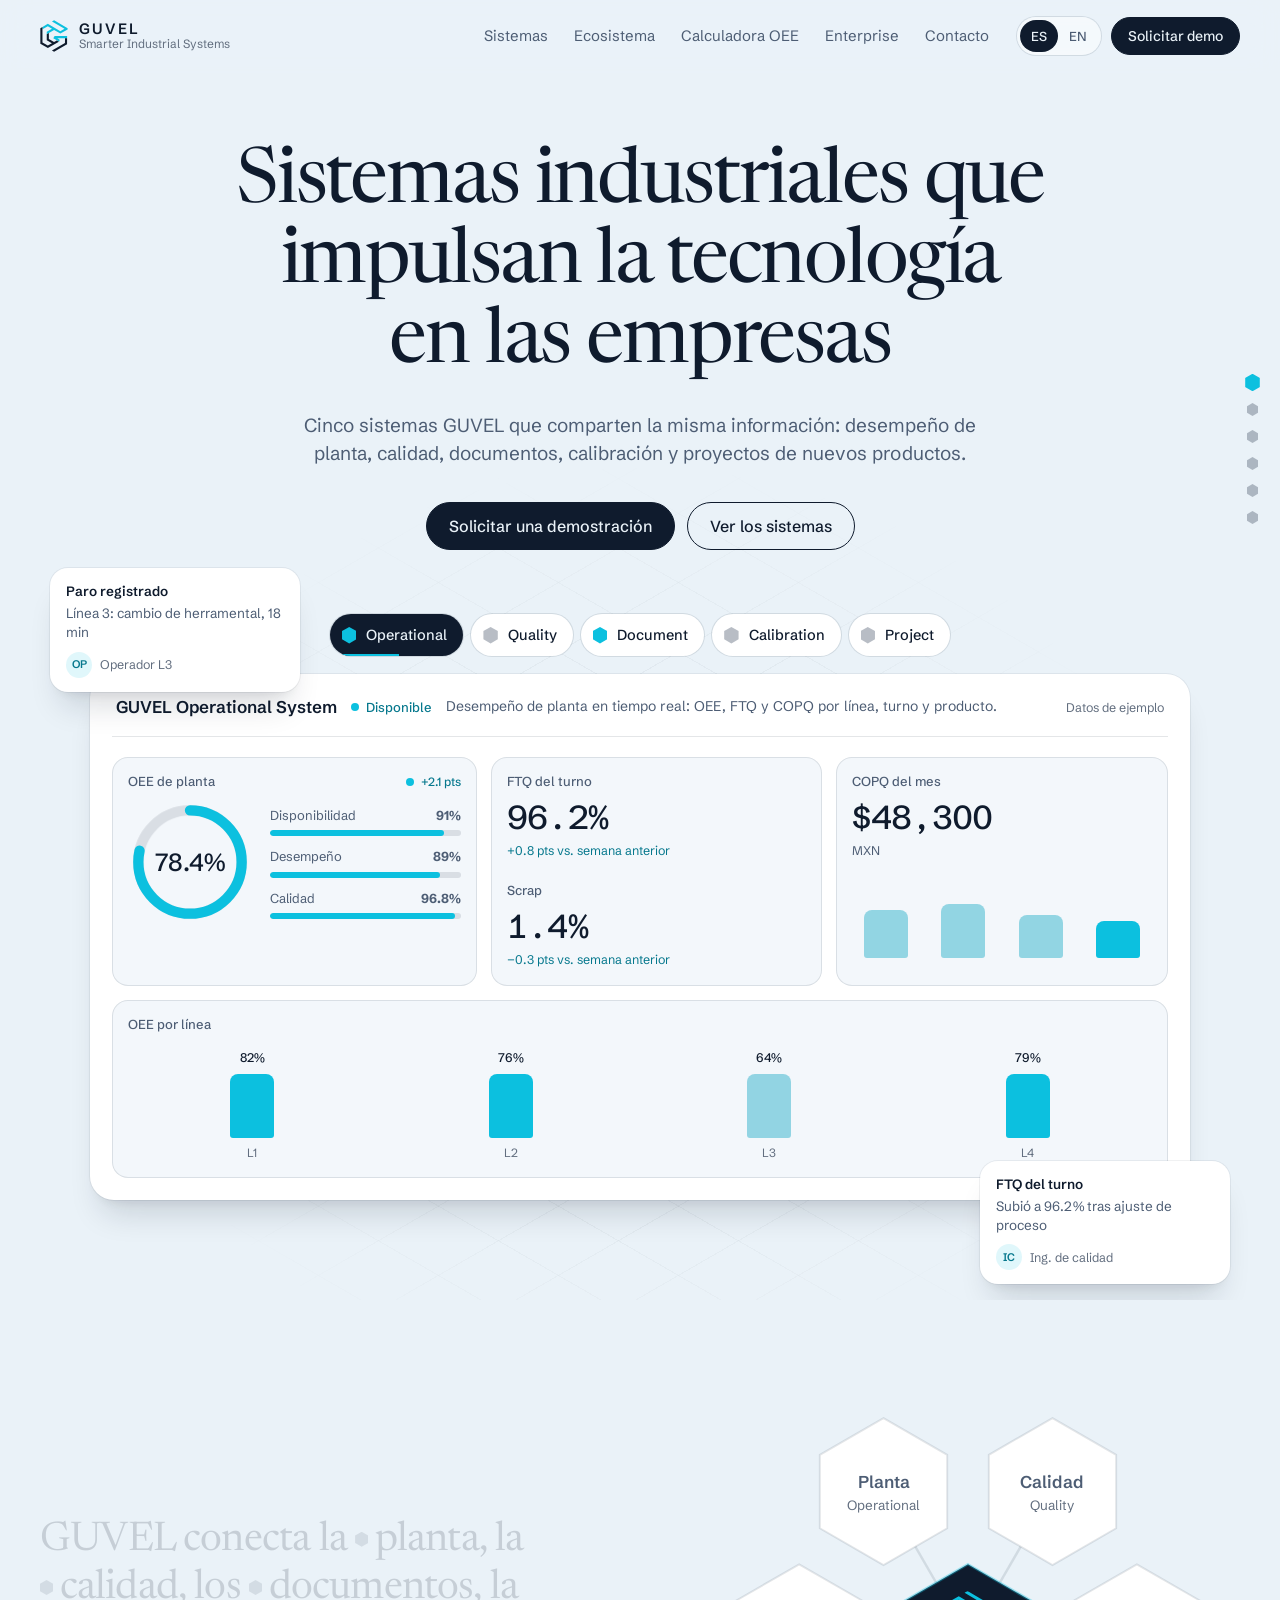
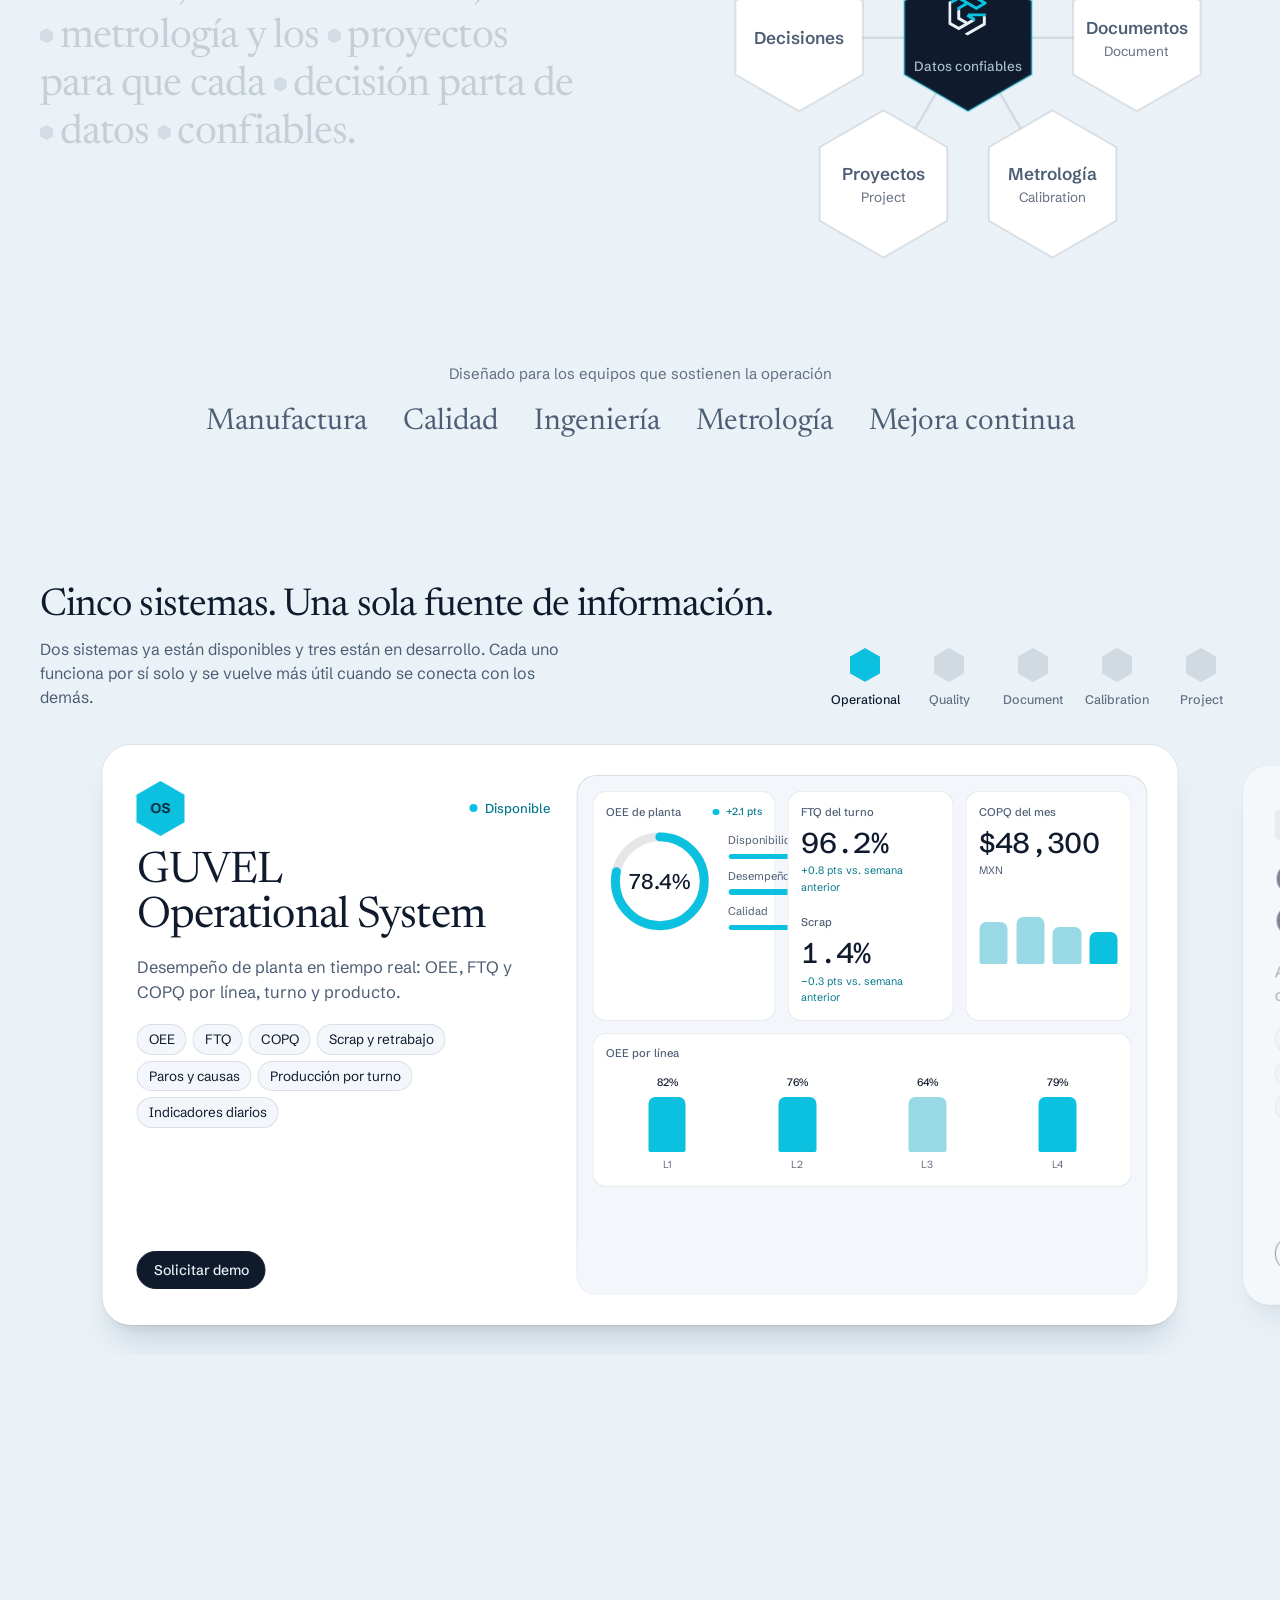
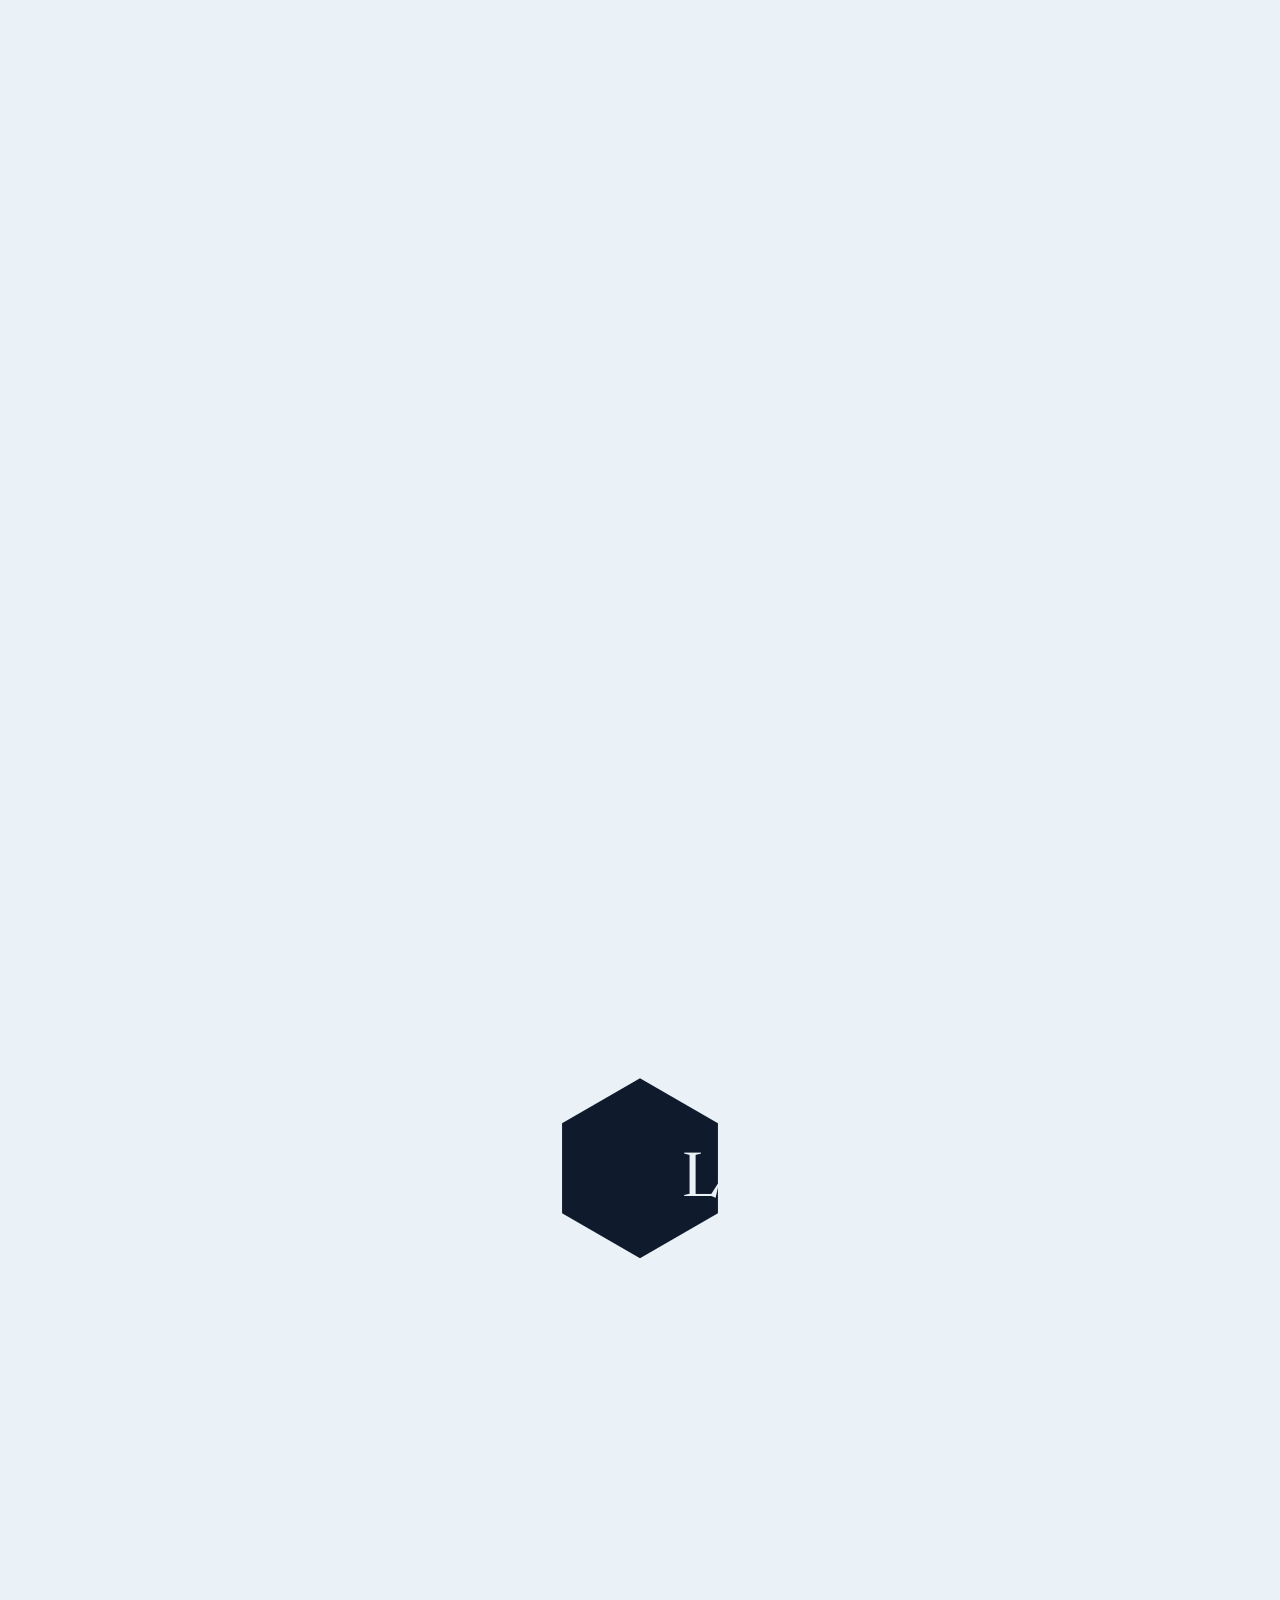
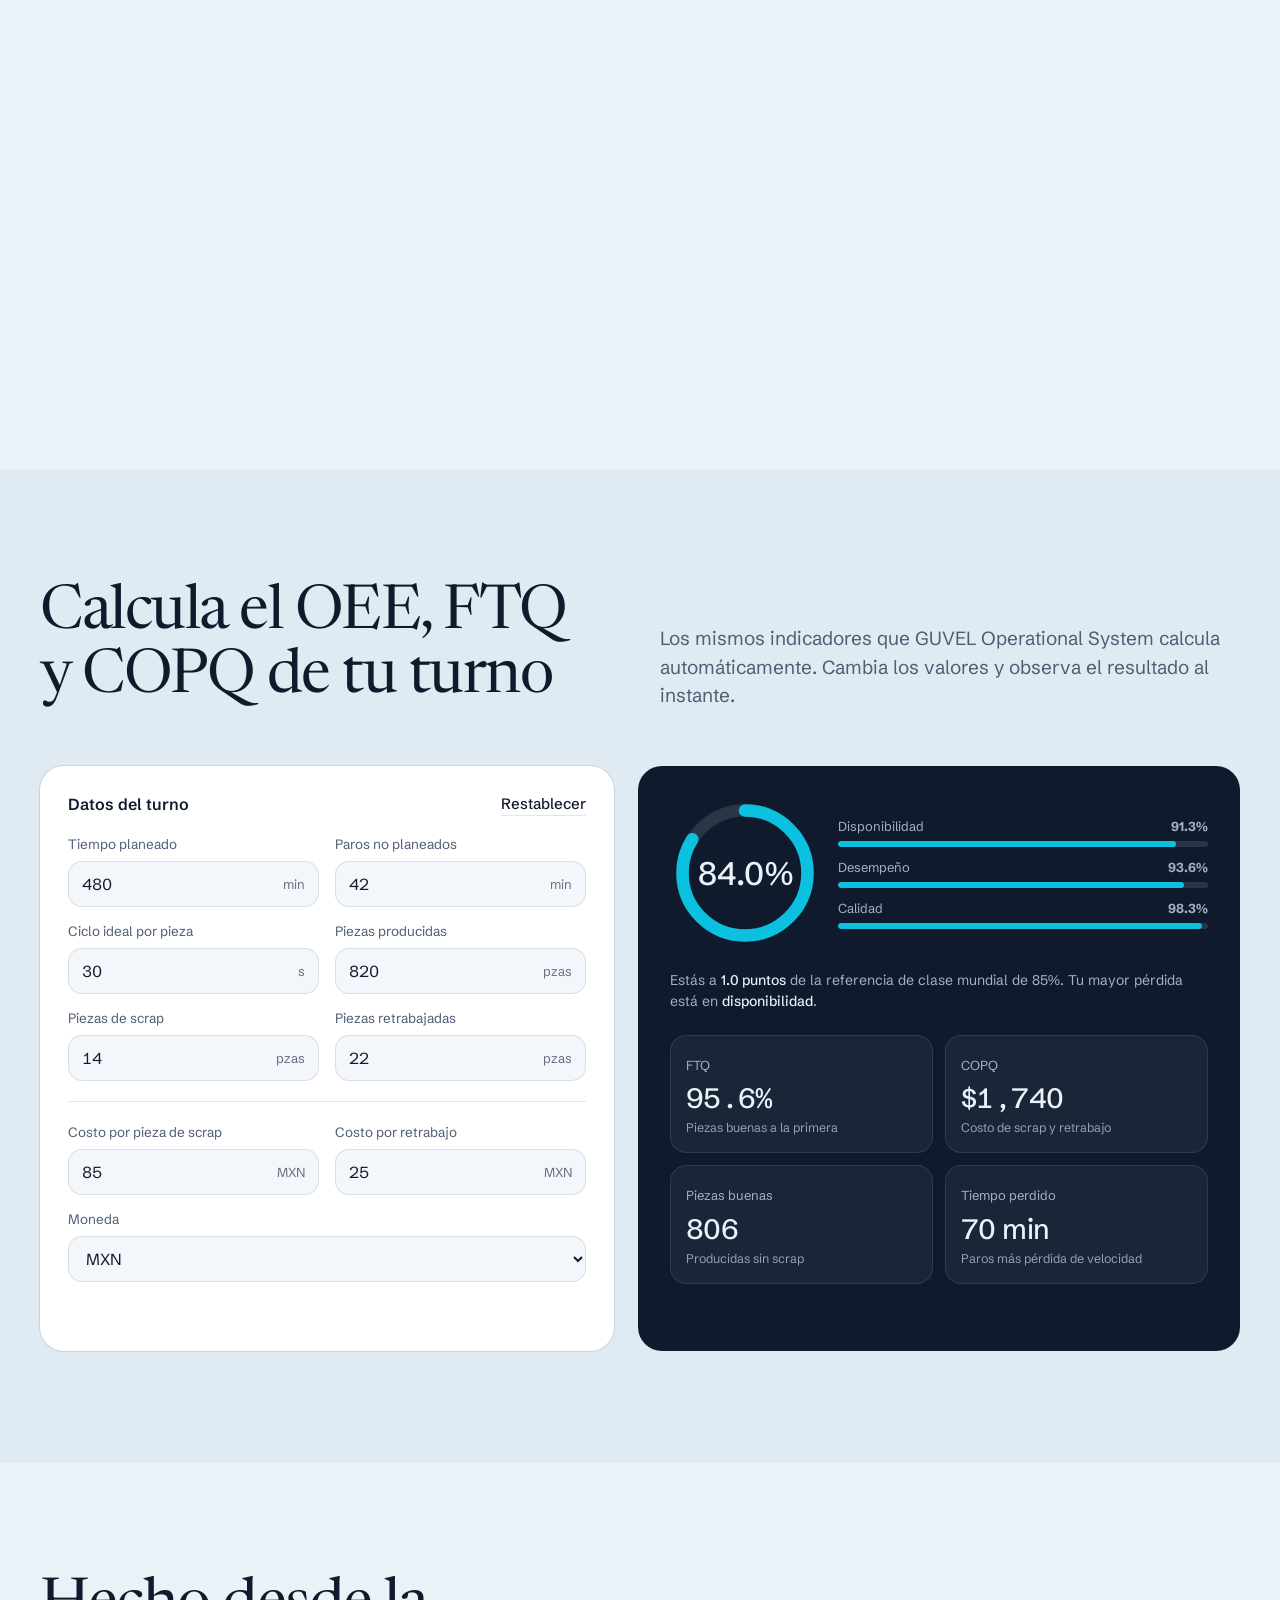
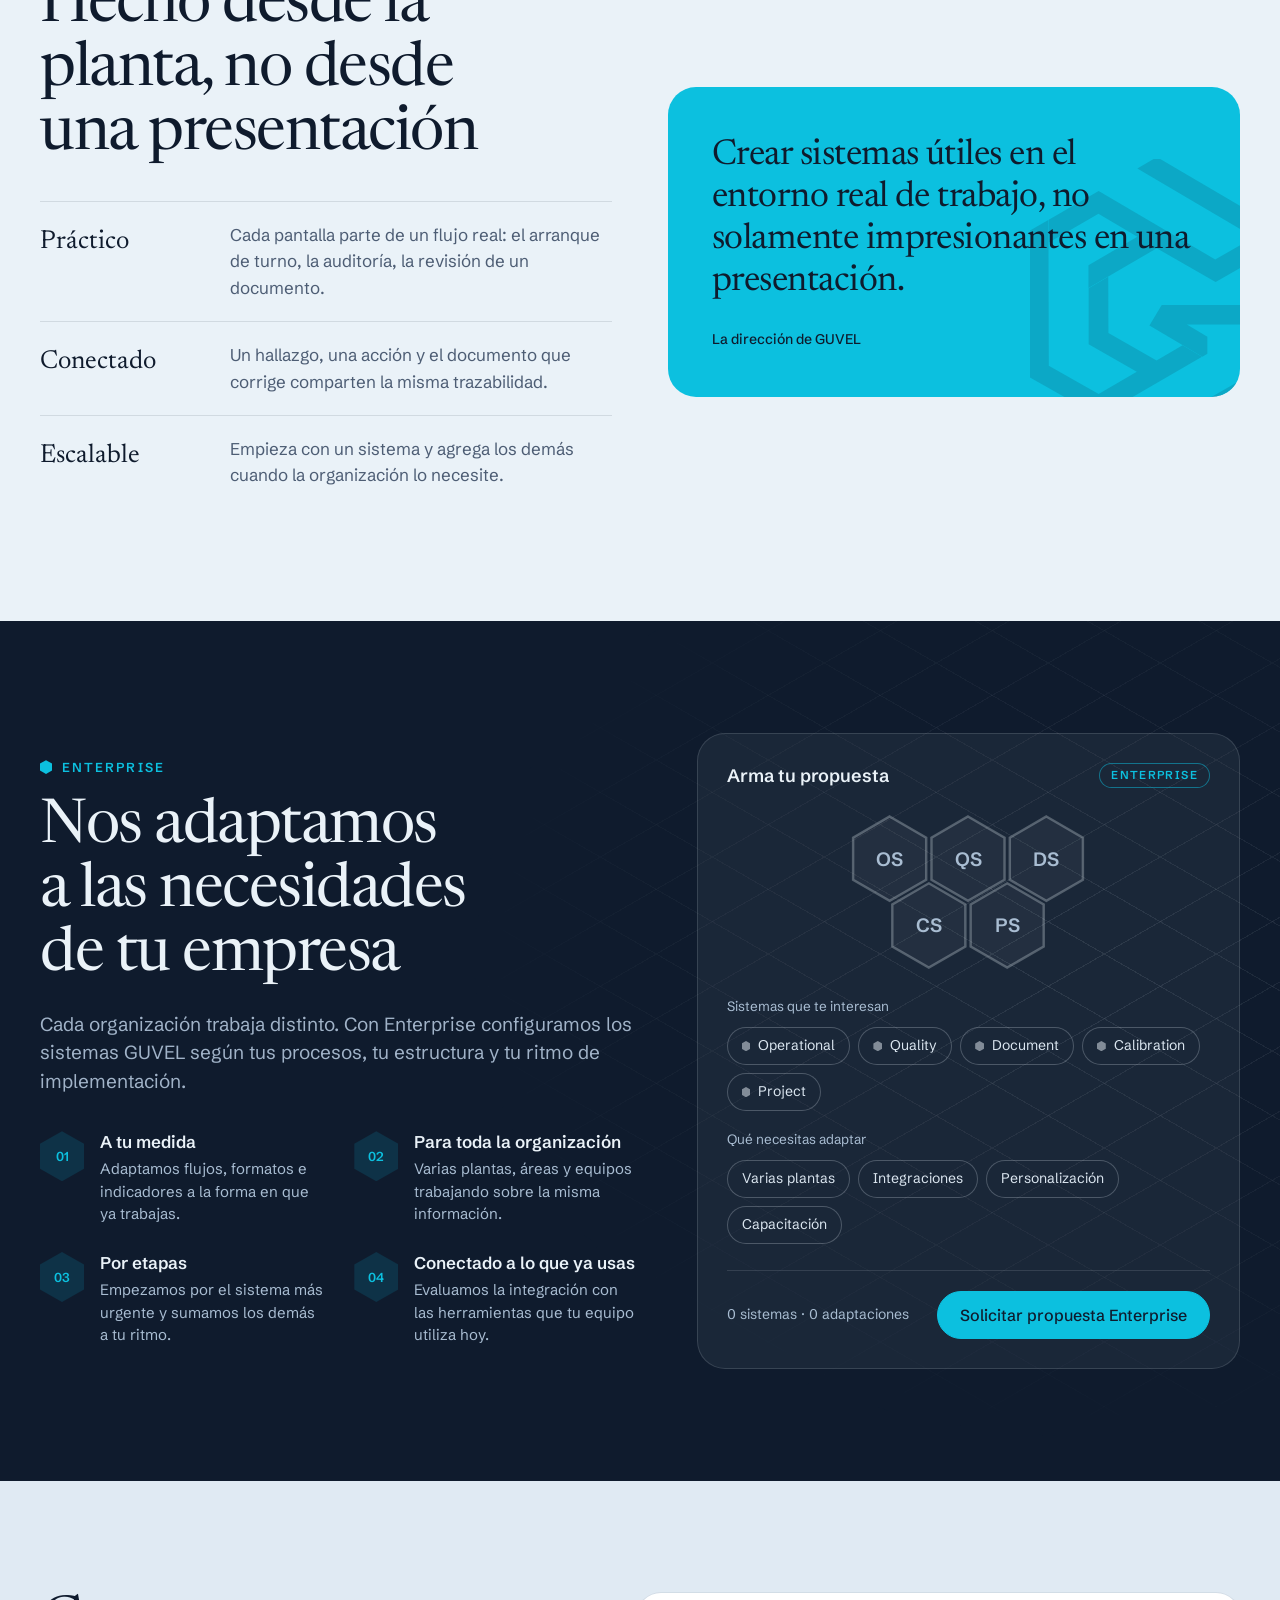
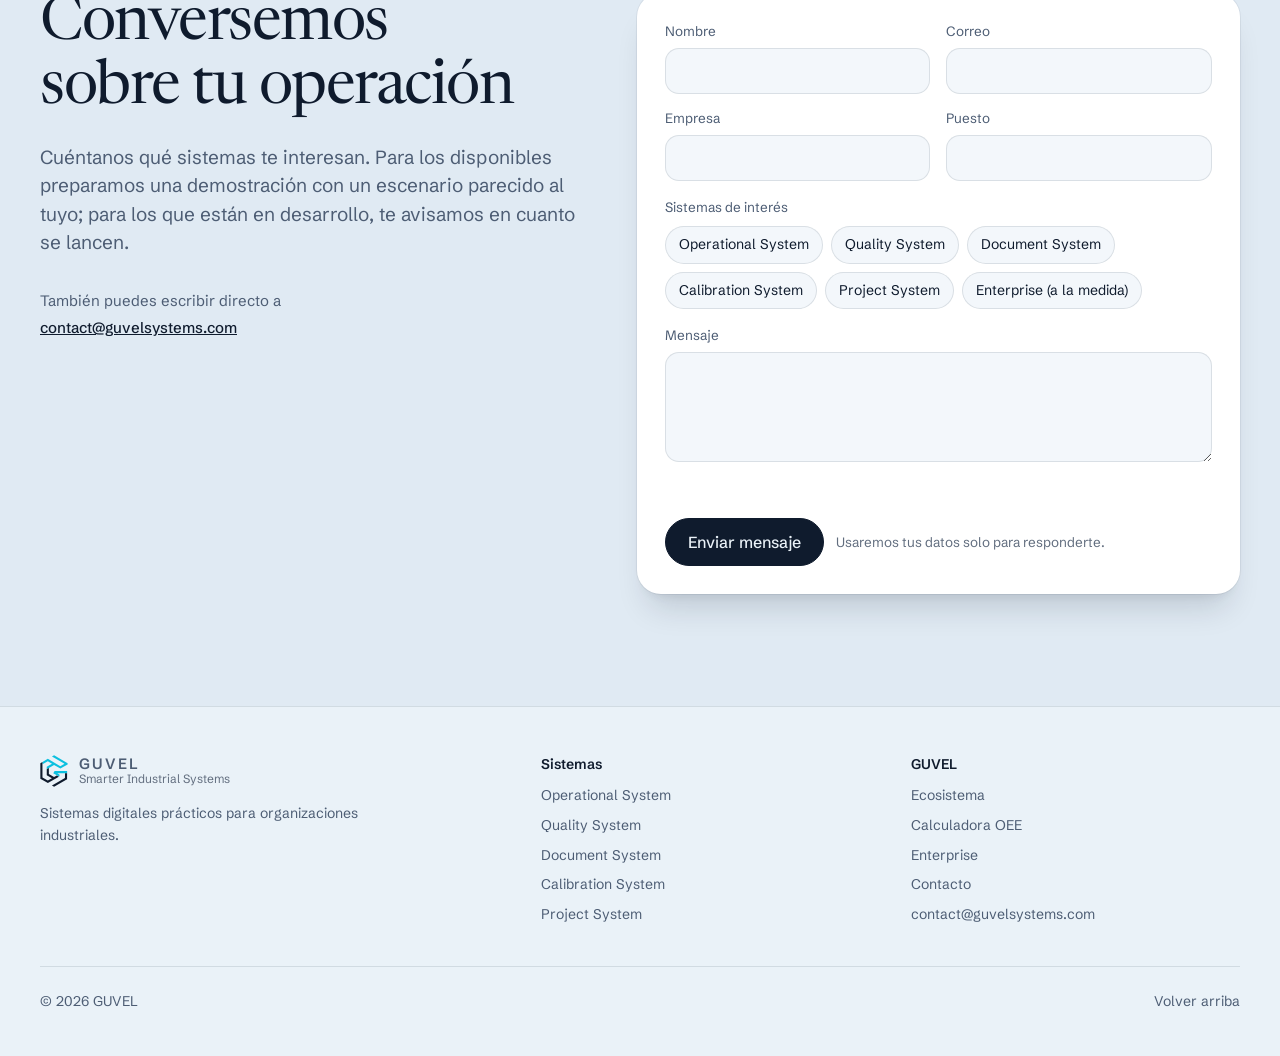
<file: index.html>
<!DOCTYPE html>
<html lang="es">
<head>
<meta charset="utf-8">
<meta name="viewport" content="width=device-width, initial-scale=1, viewport-fit=cover">
<title>GUVEL | Smarter Industrial Systems</title>
<meta name="description" content="GUVEL: cinco sistemas conectados para la industria. Operación, calidad, documentos, calibración y proyectos.">
<link rel="icon" href="assets/guvel-mark.svg" type="image/svg+xml">
<link rel="icon" href="assets/favicon-32.png" sizes="32x32" type="image/png">
<link rel="apple-touch-icon" href="assets/apple-touch-icon.png">
<meta name="theme-color" content="#0f1b2d">
<meta property="og:type" content="website">
<meta property="og:title" content="GUVEL | Smarter Industrial Systems">
<meta property="og:description" content="Cinco sistemas conectados para la industria: operación, calidad, documentos, calibración y proyectos.">
<meta property="og:image" content="assets/og-image.png">
<meta name="twitter:card" content="summary_large_image">
<link rel="preconnect" href="https://fonts.googleapis.com">
<link rel="preconnect" href="https://fonts.gstatic.com" crossorigin>
<link href="https://fonts.googleapis.com/css2?family=Newsreader:opsz,wght@6..72,300;6..72,400&family=Schibsted+Grotesk:wght@400;500;600&display=swap" rel="stylesheet">
<link rel="stylesheet" href="css/styles.css?v=5.0">
<script>document.documentElement.classList.add('js')</script>
</head>
<body>
<svg width="0" height="0" style="position:absolute" aria-hidden="true"><defs>
<symbol id="g" viewBox="20 20 1356 1556">
<polygon style="fill:var(--m-cy)" points="1336,801 727,801 663,909 939,1071 965,1056 965,967 858,903 1336,903"/>
<polygon style="fill:var(--m-cy)" points="138,357 138,475 397,325 600,445 345,594 345,713 701,505 1008,682 1362,479 1361,417 702,30 600,89 1209,448 1006,564 398,207"/>
<polygon style="fill:var(--m-so)" points="1335,904 1233,904 1231,1141 599,1504 702,1563 1334,1200"/>
<polygon style="fill:var(--m-so)" points="34,417 34,1176 400,1383 937,1072 836,1012 700,1091 449,947 448,654 346,714 346,1006 597,1150 398,1266 138,1118 136,358"/>
</symbol></defs></svg>

<header class="nav" id="nav"><span class="nav-prog" id="navProg"></span>
  <div class="wrap">
    <a class="brand" href="#top" aria-label="GUVEL">
      <svg aria-hidden="true"><use href="#g"/></svg>
      <span><b>GUVEL</b><small>Smarter Industrial Systems</small></span>
    </a>
    <nav class="nav-links" id="navLinks" aria-label="Principal">
      <a href="#sistemas" data-i18n="nav1">Sistemas</a>
      <a href="#ecosistema" data-i18n="nav2">Ecosistema</a>
      <a href="#oee" data-i18n="nav3">Calculadora OEE</a>
      <a href="#enterprise" data-i18n="navEnt">Enterprise</a>
      <a href="#contacto" data-i18n="nav4">Contacto</a>
    </nav>
    <div class="nav-tools">
      <div class="seg" role="group" aria-label="Idioma / Language">
        <button type="button" data-lang="es" aria-pressed="true">ES</button>
        <button type="button" data-lang="en" aria-pressed="false">EN</button>
      </div>
      <a class="pill solid sm" href="#contacto" data-i18n="navCta">Solicitar demo</a>
      <button class="menu-btn" id="menuBtn" type="button" aria-expanded="false" aria-controls="navLinks" aria-label="Menú">☰</button>
    </div>
  </div>
</header>

<nav class="rail" id="rail" aria-label="Secciones">
  <a href="#top" data-sec="top"><i></i><span data-i18n="rl0">Inicio</span></a>
  <a href="#sistemas" data-sec="sistemas"><i></i><span data-i18n="nav1">Sistemas</span></a>
  <a href="#ecosistema" data-sec="ecosistema"><i></i><span data-i18n="nav2">Ecosistema</span></a>
  <a href="#oee" data-sec="oee"><i></i><span data-i18n="nav3">Calculadora OEE</span></a>
  <a href="#enterprise" data-sec="enterprise"><i></i><span data-i18n="navEnt">Enterprise</span></a>
  <a href="#contacto" data-sec="contacto"><i></i><span data-i18n="nav4">Contacto</span></a>
</nav>
<main id="top">
  <section class="hero" id="heroSec">
    <div class="iso"></div>
    <canvas class="hero-fx" id="heroFx" aria-hidden="true"></canvas>
    <div class="wrap">
      <div class="hero-copy" id="heroCopy">
        <h1 data-i18n="heroT">Sistemas industriales que impulsan la tecnología en las empresas</h1>
        <p class="lede" data-i18n="heroP">Cinco sistemas GUVEL que comparten la misma información: desempeño de planta, calidad, documentos, calibración y proyectos de nuevos productos.</p>
        <div class="cta-row">
          <a class="pill solid" href="#contacto" data-i18n="heroA">Solicitar una demostración</a>
          <a class="pill ghost" href="#sistemas" data-i18n="heroB">Ver los sistemas</a>
        </div>
      </div>

      <div class="explorer" id="explorer">
        <div class="dock" role="tablist" aria-label="Sistemas GUVEL" id="dock"></div>
        <div class="float f1" id="f1" aria-hidden="true"></div>
        <div class="float f2" id="f2" aria-hidden="true"></div>
        <div class="window" role="tabpanel" id="win" tabindex="0"></div>
      </div>
    </div>
  </section>

  <section class="statement" id="statement">
    <div class="wrap">
      <div class="conv" id="conv">
        <p class="scrub" id="scrub"></p>
        <div class="conv-viz" id="convViz" aria-hidden="true"></div>
      </div>
      <div class="trust">
        <p data-i18n="trustP">Diseñado para los equipos que sostienen la operación</p>
        <ul><li data-i18n="tr1">Manufactura</li><li data-i18n="tr2">Calidad</li><li data-i18n="tr3">Ingeniería</li><li data-i18n="tr4">Metrología</li><li data-i18n="tr5">Mejora continua</li></ul>
      </div>
    </div>
  </section>

  <section class="systems" id="sistemas">
    <div class="sys-pin">
      <div class="wrap sys-head">
        <div>
          <h2 data-i18n="sysT">Cinco sistemas. Una sola fuente de información.</h2>
          <p class="lede" data-i18n="sysP">Dos sistemas ya están disponibles y tres están en desarrollo. Cada uno funciona por sí solo y se vuelve más útil cuando se conecta con los demás.</p>
        </div>
        <ol class="sys-prog" id="sysProg" aria-label="Sistemas"></ol>
      </div>
      <div class="track-wrap"><div class="track" id="track"></div></div>
    </div>
  </section>

  <section class="section deep" id="ecosistema">
    <div class="wrap eco">
      <div class="map" id="map"></div>
      <div>
        <h2 class="h2" data-i18n="ecoT">Lo que pasa en un sistema llega a los demás</h2>
        <p class="lede" style="margin-top:22px" data-i18n="ecoP">Elige un flujo para ver cómo viaja la información entre sistemas GUVEL, sin capturas dobles ni archivos sueltos.</p>
        <ul class="flows" id="flows"></ul>
      </div>
    </div>
  </section>

  <section class="section band" id="oee">
    <div class="wrap">
      <div class="head">
        <h2 data-i18n="calT">Calcula el OEE, FTQ y COPQ de tu turno</h2>
        <p class="lede" data-i18n="calP">Los mismos indicadores que GUVEL Operational System calcula automáticamente. Cambia los valores y observa el resultado al instante.</p>
      </div>
      <div class="calc">
        <div class="inputs">
          <h3><span data-i18n="cIn">Datos del turno</span><button class="linkbtn" type="button" id="calcReset" data-i18n="cReset">Restablecer</button></h3>
          <div class="fgrid">
            <div class="field"><label for="iPlan" data-i18n="iPlan">Tiempo planeado</label><div class="unit"><input id="iPlan" type="number" min="1" inputmode="decimal"><span>min</span></div></div>
            <div class="field"><label for="iDown" data-i18n="iDown">Paros no planeados</label><div class="unit"><input id="iDown" type="number" min="0" inputmode="decimal"><span>min</span></div></div>
            <div class="field"><label for="iCycle" data-i18n="iCycle">Ciclo ideal por pieza</label><div class="unit"><input id="iCycle" type="number" min="0.1" step="0.1" inputmode="decimal"><span>s</span></div></div>
            <div class="field"><label for="iTotal" data-i18n="iTotal">Piezas producidas</label><div class="unit"><input id="iTotal" type="number" min="0" inputmode="numeric"><span data-i18n="pz">pzas</span></div></div>
            <div class="field"><label for="iScrap" data-i18n="iScrap">Piezas de scrap</label><div class="unit"><input id="iScrap" type="number" min="0" inputmode="numeric"><span data-i18n="pz">pzas</span></div></div>
            <div class="field"><label for="iRework" data-i18n="iRework">Piezas retrabajadas</label><div class="unit"><input id="iRework" type="number" min="0" inputmode="numeric"><span data-i18n="pz">pzas</span></div></div>
            <div class="sep"></div>
            <div class="field"><label for="iCostS" data-i18n="iCostS">Costo por pieza de scrap</label><div class="unit"><input id="iCostS" type="number" min="0" step="0.01" inputmode="decimal"><span id="cur1">MXN</span></div></div>
            <div class="field"><label for="iCostR" data-i18n="iCostR">Costo por retrabajo</label><div class="unit"><input id="iCostR" type="number" min="0" step="0.01" inputmode="decimal"><span id="cur2">MXN</span></div></div>
            <div class="field full"><label for="iCur" data-i18n="iCur">Moneda</label><select id="iCur"><option value="MXN">MXN</option><option value="USD">USD</option></select></div>
          </div>
        </div>
        <div class="results" aria-live="polite">
          <div class="ring">
            <svg viewBox="0 0 120 120" aria-hidden="true"><circle class="track" cx="60" cy="60" r="50"/><circle class="val" id="rVal" cx="60" cy="60" r="50" stroke-dasharray="0 314"/><text x="60" y="60" id="rTxt">0%</text></svg>
            <div class="bars">
              <div><span><em style="font-style:normal" data-i18n="rA">Disponibilidad</em><b id="rA">0%</b></span><i id="bA" style="--w:0%"></i></div>
              <div><span><em style="font-style:normal" data-i18n="rP">Desempeño</em><b id="rP">0%</b></span><i id="bP" style="--w:0%"></i></div>
              <div><span><em style="font-style:normal" data-i18n="rQ">Calidad</em><b id="rQ">0%</b></span><i id="bQ" style="--w:0%"></i></div>
            </div>
          </div>
          <p class="oee-note" id="oeeNote"></p>
          <div class="rgrid">
            <div><span>FTQ</span><b id="rFtq">0%</b><small data-i18n="rFtqS">Piezas buenas a la primera</small></div>
            <div><span>COPQ</span><b id="rCopq">$0</b><small data-i18n="rCopqS">Costo de scrap y retrabajo</small></div>
            <div><span data-i18n="rGood">Piezas buenas</span><b id="rGoodV">0</b><small data-i18n="rGoodS">Producidas sin scrap</small></div>
            <div><span data-i18n="rLost">Tiempo perdido</span><b id="rLostV">0 min</b><small data-i18n="rLostS">Paros más pérdida de velocidad</small></div>
          </div>
          <p class="warnmsg" id="calcWarn"></p>
        </div>
      </div>
    </div>
  </section>

  <section class="section">
    <div class="wrap why">
      <div>
        <h2 class="h2" data-i18n="whyT">Hecho desde la planta, no desde una presentación</h2>
        <div class="plist">
          <div><h3 data-i18n="w1">Práctico</h3><p data-i18n="w1t">Cada pantalla parte de un flujo real: el arranque de turno, la auditoría, la revisión de un documento.</p></div>
          <div><h3 data-i18n="w2">Conectado</h3><p data-i18n="w2t">Un hallazgo, una acción y el documento que corrige comparten la misma trazabilidad.</p></div>
          <div><h3 data-i18n="w3">Escalable</h3><p data-i18n="w3t">Empieza con un sistema y agrega los demás cuando la organización lo necesite.</p></div>
        </div>
      </div>
      <figure class="quote">
        <svg viewBox="20 20 1356 1556" aria-hidden="true"><use href="#g"/></svg>
        <blockquote data-i18n="qt">Crear sistemas útiles en el entorno real de trabajo, no solamente impresionantes en una presentación.</blockquote>
        <cite data-i18n="qc">La dirección de GUVEL</cite>
      </figure>
    </div>
  </section>

  <section class="section deep ent" id="enterprise">
    <div class="iso iso-d" aria-hidden="true"></div>
    <div class="wrap ent-grid">
      <div class="ent-copy">
        <span class="eyebrow rv"><i class="hexi" aria-hidden="true"></i><span data-i18n="entEye">Enterprise</span></span>
        <h2 class="h2 rv" style="--d:1" data-i18n="entT">Nos adaptamos a las necesidades de tu empresa</h2>
        <p class="lede rv" style="--d:2;margin-top:22px" data-i18n="entP">Cada organización trabaja distinto.</p>
        <ul class="pillars">
          <li class="rv" style="--d:3"><i class="num" aria-hidden="true">01</i><div><h3 data-i18n="ep1">A tu medida</h3><p data-i18n="ep1t"></p></div></li>
          <li class="rv" style="--d:4"><i class="num" aria-hidden="true">02</i><div><h3 data-i18n="ep2">Para toda la organización</h3><p data-i18n="ep2t"></p></div></li>
          <li class="rv" style="--d:5"><i class="num" aria-hidden="true">03</i><div><h3 data-i18n="ep3">Por etapas</h3><p data-i18n="ep3t"></p></div></li>
          <li class="rv" style="--d:6"><i class="num" aria-hidden="true">04</i><div><h3 data-i18n="ep4">Conectado a lo que ya usas</h3><p data-i18n="ep4t"></p></div></li>
        </ul>
      </div>
      <div class="cfg rv" style="--d:2" role="group" aria-labelledby="cfgT">
        <div class="cfg-top"><h3 id="cfgT" data-i18n="cfgT">Arma tu propuesta</h3><span class="badge">Enterprise</span></div>
        <div class="cfg-hex" id="cfgHex" aria-hidden="true"></div>
        <p class="cfg-l" id="cfgL1" data-i18n="cfgS1">Sistemas que te interesan</p>
        <div class="tgl" id="cfgSys" role="group" aria-labelledby="cfgL1"></div>
        <p class="cfg-l" id="cfgL2" data-i18n="cfgS2">Qué necesitas adaptar</p>
        <div class="tgl" id="cfgNeeds" role="group" aria-labelledby="cfgL2"></div>
        <div class="cfg-foot"><span class="sum" id="cfgSum" aria-live="polite"></span><button class="pill cyan" type="button" id="cfgGo" data-i18n="cfgGo">Solicitar propuesta Enterprise</button></div>
      </div>
    </div>
  </section>

  <section class="section band" id="contacto">
    <div class="wrap contact-wrap">
      <div>
        <h2 class="h2" data-i18n="ctT">Conversemos sobre tu operación</h2>
        <p class="lede" data-i18n="ctP">Cuéntanos qué sistemas te interesan. Para los disponibles preparamos una demostración con un escenario parecido al tuyo; para los que están en desarrollo, te avisamos en cuanto se lancen.</p>
        <div class="contact-meta"><span data-i18n="ctMail">También puedes escribir directo a</span><a href="mailto:contact@guvelsystems.com">contact@guvelsystems.com</a></div>
      </div>
      <div class="form-col">
      <form class="form" id="form" novalidate>
        <div class="fgrid">
          <div class="field"><label for="fName" data-i18n="fName">Nombre</label><input id="fName" type="text" autocomplete="name" required></div>
          <div class="field"><label for="fEmail" data-i18n="fEmail">Correo</label><input id="fEmail" type="email" inputmode="email" autocomplete="email" required></div>
          <div class="field"><label for="fCo" data-i18n="fCo">Empresa</label><input id="fCo" type="text" autocomplete="organization"></div>
          <div class="field"><label for="fRole" data-i18n="fRole">Puesto</label><input id="fRole" type="text" autocomplete="organization-title"></div>
        </div>
        <div>
          <p class="legend-q" id="chkLbl" data-i18n="fSys">Sistemas de interés</p>
          <div class="checks" id="checks" role="group" aria-labelledby="chkLbl"></div>
        </div>
        <div class="field"><label for="fMsg" data-i18n="fMsg">Mensaje</label><textarea id="fMsg"></textarea></div>
        <input type="text" id="fHoney" class="hp" tabindex="-1" autocomplete="off" aria-hidden="true">
        <p class="err" id="fErr" role="alert"></p>
        <div class="cta-row" style="margin-top:0;align-items:center"><button class="pill solid" id="fBtn" type="submit" data-i18n="fSend">Enviar mensaje</button><span class="hint" data-i18n="fHint">Usaremos tus datos solo para responderte.</span></div>
      </form>
      <div class="sent" id="sent" role="status" hidden>
        <i class="okhex" aria-hidden="true"><svg viewBox="0 0 24 24" width="30" height="30" fill="none" stroke="currentColor" stroke-width="2.6" stroke-linecap="round" stroke-linejoin="round"><path d="M5 12.5l4.5 4.5L19 7.5"/></svg></i>
        <h3 data-i18n="sentT">Mensaje enviado</h3>
        <p id="sentP"></p>
        <button class="pill ghost" type="button" id="sentAgain" data-i18n="sentAgain">Enviar otro mensaje</button>
      </div>
      </div>
    </div>
  </section>
</main>

<footer>
  <div class="wrap">
    <div class="fgrid-foot">
      <div>
        <a class="brand" href="#top"><svg aria-hidden="true"><use href="#g"/></svg><span><b>GUVEL</b><small>Smarter Industrial Systems</small></span></a>
        <p style="margin-top:16px;max-width:40ch" data-i18n="ft">Sistemas digitales prácticos para organizaciones industriales.</p>
      </div>
      <div><h4 data-i18n="ftSys">Sistemas</h4><ul id="footSys"></ul></div>
      <div><h4 data-i18n="ftCo">GUVEL</h4><ul>
        <li><a href="#ecosistema" data-i18n="nav2">Ecosistema</a></li>
        <li><a href="#oee" data-i18n="nav3">Calculadora OEE</a></li>
        <li><a href="#enterprise" data-i18n="navEnt">Enterprise</a></li>
        <li><a href="#contacto" data-i18n="nav4">Contacto</a></li>
        <li><a href="mailto:contact@guvelsystems.com">contact@guvelsystems.com</a></li></ul></div>
    </div>
    <div class="foot-bottom"><span>© <span id="yr"></span> GUVEL</span><a href="#top" data-i18n="back">Volver arriba</a></div>
  </div>
</footer>
<script src="js/app.js?v=5.0" defer></script>
</body>
</html>
</file>
<file: css/styles.css>
/* GUVEL website v5.0 */
:root{
  --navy:#0f1b2d; --ice:#eaf2f8; --cyan:#0cc0df;
  --bg:#eaf2f8; --band:#e0eaf3; --card:#ffffff; --card-2:#f3f7fb;
  --ink:#0f1b2d; --muted:#4d5d74; --faint:#626e7f; --line:rgba(15,27,45,.11);
  --cyan-ink:#06788d; --cyan-wash:rgba(12,192,223,.13);
  --mark-solid:#0f1b2d; --warn:#b4541a; --warn-wash:rgba(180,84,26,.1);
  --lift:0 0 0 1px rgba(15,27,45,.06),0 24px 32px -12px rgba(15,27,45,.16),0 8px 14px -8px rgba(15,27,45,.1);
  --serif:"Newsreader",Georgia,"Times New Roman",serif;
  --sans:"Schibsted Grotesk",ui-sans-serif,system-ui,-apple-system,"Segoe UI",Roboto,sans-serif;
  box-sizing:border-box;
  padding-top:env(safe-area-inset-top,0px);
  padding-bottom:env(safe-area-inset-bottom,0px);
  color-scheme:light;
}
@media (prefers-color-scheme:dark){
  :root:not([data-theme="light"]){
    --bg:#0f1b2d; --band:#122238; --card:#16283f; --card-2:#1b2f4a;
    --ink:#eaf2f8; --muted:#a8b8cb; --faint:#7d91a9; --line:rgba(234,242,248,.11);
    --cyan-ink:#0cc0df; --cyan-wash:rgba(12,192,223,.14); --mark-solid:#eaf2f8; --warn:#f0a36b; --warn-wash:rgba(240,163,107,.12);
    --lift:0 0 0 1px rgba(234,242,248,.07),0 24px 32px -12px rgba(0,0,0,.5),0 8px 14px -8px rgba(0,0,0,.4);
    color-scheme:dark;
  }
}
:root[data-theme="dark"]{
  --bg:#0f1b2d; --band:#122238; --card:#16283f; --card-2:#1b2f4a;
  --ink:#eaf2f8; --muted:#a8b8cb; --faint:#7d91a9; --line:rgba(234,242,248,.11);
  --cyan-ink:#0cc0df; --cyan-wash:rgba(12,192,223,.14); --mark-solid:#eaf2f8; --warn:#f0a36b; --warn-wash:rgba(240,163,107,.12);
  --lift:0 0 0 1px rgba(234,242,248,.07),0 24px 32px -12px rgba(0,0,0,.5),0 8px 14px -8px rgba(0,0,0,.4);
  color-scheme:dark;
}
*,*::before,*::after{box-sizing:inherit}
html{scroll-behavior:smooth;scroll-padding-top:calc(env(safe-area-inset-top,0px) + 84px)}
body{margin:0;background:var(--bg);color:var(--ink);font-family:var(--sans);font-size:17px;line-height:1.55;-webkit-font-smoothing:antialiased;overflow-x:hidden;--m-cy:#0cc0df;--m-so:var(--mark-solid)}
img,svg{max-width:100%}
a{color:inherit}
button,input,select,textarea{font:inherit;color:inherit}
:focus-visible{outline:2px solid var(--cyan);outline-offset:3px;border-radius:8px}
.wrap{width:min(1200px,100% - 40px);margin-inline:auto}
h1,h2,h3{font-family:var(--serif);font-weight:400;margin:0;text-wrap:balance}
p{margin:0}
.lede{color:var(--muted);font-size:19px;line-height:1.5;max-width:58ch}
.on-navy{--m-so:#eaf2f8}
.hexi{display:inline-block;width:.8em;height:.92em;clip-path:polygon(50% 0,100% 25%,100% 75%,50% 100%,0 75%,0 25%);background:currentColor;flex:none}

/* status */
.st{display:inline-flex;align-items:center;gap:7px;font-size:13px;font-weight:500;white-space:nowrap}
.st::before{content:"";width:8px;height:8px;border-radius:50%;background:var(--cyan)}
.st.rel{color:var(--cyan-ink)}
.st.dev{color:var(--faint)}
.st.dev::before{background:transparent;box-shadow:inset 0 0 0 1.5px currentColor}

/* nav */
.nav{position:sticky;top:0;z-index:50;padding-top:env(safe-area-inset-top,0px);background:color-mix(in srgb,var(--bg) 84%,transparent);backdrop-filter:saturate(1.3) blur(14px);-webkit-backdrop-filter:saturate(1.3) blur(14px);border-bottom:1px solid transparent;transition:border-color .2s}
.nav.scrolled{border-bottom-color:var(--line)}
.nav .wrap{display:flex;align-items:center;gap:28px;height:72px}
.brand{display:flex;align-items:center;gap:11px;text-decoration:none}
.brand svg{width:28px;height:32px}
.brand b{font-weight:600;letter-spacing:.14em;font-size:15px;display:block;line-height:1.1}
.brand small{display:block;font-size:12px;color:var(--faint);line-height:1.2}
.nav-links{display:flex;gap:26px;margin-left:auto}
.nav-links a{text-decoration:none;font-size:15px;color:var(--muted)}
.nav-links a:hover{color:var(--ink)}
.nav-tools{display:flex;align-items:center;gap:10px}
.seg{display:inline-flex;border-radius:999px;padding:3px;box-shadow:0 0 0 1px var(--line);background:color-mix(in srgb,var(--card) 50%,transparent)}
.seg button{all:unset;cursor:pointer;font-size:13px;font-weight:500;padding:6px 11px;border-radius:999px;color:var(--muted)}
.seg button[aria-pressed="true"]{background:var(--ink);color:var(--bg)}
.pill{display:inline-flex;align-items:center;justify-content:center;gap:8px;height:48px;padding:0 22px;border-radius:999px;font:500 16px/1 var(--sans);text-decoration:none;border:1px solid var(--ink);cursor:pointer;transition:background .2s,color .2s;white-space:nowrap}
.pill.solid{background:var(--ink);color:var(--bg)}
.pill.solid:hover{background:color-mix(in srgb,var(--ink) 85%,var(--cyan))}
.pill.ghost{background:transparent;color:var(--ink)}
.pill.ghost:hover{background:color-mix(in srgb,var(--ink) 6%,transparent)}
.pill.sm{height:38px;padding:0 16px;font-size:14px}
.pill.cyan{background:var(--cyan);border-color:var(--cyan);color:#0f1b2d}
.pill.cyan:hover{background:#3dd2ea}
.menu-btn{display:none}

/* hero */
.hero{position:relative;padding:72px 0 40px;text-align:center;overflow:hidden}
.iso{position:absolute;inset:0;pointer-events:none;
  background-image:repeating-linear-gradient(30deg,var(--line) 0 1px,transparent 1px 60px),repeating-linear-gradient(150deg,var(--line) 0 1px,transparent 1px 60px);
  -webkit-mask-image:radial-gradient(ellipse 60% 55% at 50% 70%,#000 10%,transparent 72%);mask-image:radial-gradient(ellipse 60% 55% at 50% 70%,#000 10%,transparent 72%);opacity:.7}
.hero-fx{position:absolute;inset:0;width:100%;height:100%;pointer-events:none;opacity:.6}
:root[data-theme="dark"] .hero-fx{opacity:.8}
@media (prefers-color-scheme:dark){:root:not([data-theme="light"]) .hero-fx{opacity:.8}}
.hero .wrap{position:relative}
.hero-copy{clip-path:none}
.hero h1{font-size:clamp(40px,6vw,80px);line-height:1.04;letter-spacing:-.028em;max-width:19ch;margin-inline:auto}
.hero .lede{margin:26px auto 0}
.cta-row{display:flex;flex-wrap:wrap;gap:12px;margin-top:34px}
.hero .cta-row{justify-content:center}

/* product explorer */
.explorer{position:relative;margin:64px auto 60px;max-width:1100px;text-align:left}
.dock{display:flex;gap:8px;justify-content:center;flex-wrap:wrap;margin-bottom:18px}
.dock button{all:unset;cursor:pointer;position:relative;display:flex;align-items:center;gap:10px;padding:10px 16px 10px 12px;border-radius:999px;background:var(--card);box-shadow:0 0 0 1px var(--line);font-size:14.5px;font-weight:500;overflow:hidden;transition:background .2s,color .2s}
.dock button .hexi{color:var(--cyan);font-size:18px}
.dock button[data-rel="0"] .hexi{color:transparent;box-shadow:none;background:linear-gradient(var(--faint),var(--faint))}
.dock button[data-rel="0"] .hexi{background:var(--faint);opacity:.45}
.dock button[aria-selected="true"]{background:var(--ink);color:var(--bg)}
.dock button[aria-selected="true"][data-rel="0"] .hexi{background:var(--bg);opacity:.6}
.dock .prog{position:absolute;left:0;bottom:0;height:2px;width:0;background:var(--cyan)}
.window{position:relative;background:var(--card);border-radius:24px;box-shadow:var(--lift);padding:22px;min-height:470px}
.win-top{display:flex;align-items:center;gap:14px;flex-wrap:wrap;padding:0 4px 18px;border-bottom:1px solid var(--line);margin-bottom:20px}
.win-top h3{font:600 17px/1.2 var(--sans)}
.win-top p{color:var(--muted);font-size:14px;flex:1 1 300px}
.win-top .sample{font-size:12.5px;color:var(--faint);margin-left:auto}
.panel{animation:panelIn .45s cubic-bezier(.2,.8,.2,1)}
@keyframes panelIn{from{opacity:0;transform:translateY(8px)}to{opacity:1;transform:none}}
.float{position:absolute;z-index:3;width:250px;background:var(--card);border-radius:18px;box-shadow:var(--lift);padding:14px 16px;font-size:13.5px;line-height:1.4;transition:opacity .3s,transform .3s}
.float b{display:block;font-weight:600;margin-bottom:3px}
.float span{color:var(--muted)}
.float.f1{left:-40px;top:-46px}
.float.f2{right:-40px;bottom:-84px}
.float.swap{opacity:0;transform:translateY(6px)}
.float .who{display:flex;align-items:center;gap:8px;margin-top:10px;font-size:12.5px;color:var(--faint)}
.float .av{width:26px;height:26px;border-radius:50%;display:grid;place-items:center;font-size:11px;font-weight:600;background:var(--cyan-wash);color:var(--cyan-ink)}

/* panel parts */
.pg{display:grid;gap:14px}
.pg.c3{grid-template-columns:1.1fr 1fr 1fr}
.pg.c2{grid-template-columns:1fr 1fr}
.pg.c21{grid-template-columns:1.4fr 1fr}
.pg.c12{grid-template-columns:.9fr 1.5fr}
.box{background:var(--card-2);border-radius:16px;padding:16px;box-shadow:inset 0 0 0 1px var(--line);min-width:0}
.box h4{margin:0 0 10px;font:500 13px/1.3 var(--sans);color:var(--muted);display:flex;justify-content:space-between;gap:8px}
.kpi b{display:block;font:500 clamp(24px,2.6vw,34px)/1.05 var(--sans);letter-spacing:-.02em;font-variant-numeric:tabular-nums}
.kpi small{display:block;font-size:12.5px;color:var(--muted);margin-top:6px}
.kpi small.up{color:var(--cyan-ink)}
.kpi small.bad{color:var(--warn)}
.ring{display:flex;align-items:center;gap:18px}
.ring svg{width:124px;height:124px;flex:none}
.ring .track{fill:none;stroke:var(--line);stroke-width:10}
.ring .val{fill:none;stroke:var(--cyan);stroke-width:10;stroke-linecap:round;transform:rotate(-90deg);transform-origin:center;transition:stroke-dasharray .6s}
.ring text{font:500 24px var(--sans);fill:var(--ink);text-anchor:middle;dominant-baseline:central}
.bars{flex:1;display:grid;gap:10px}
.bars div{font-size:13px}
.bars span{display:flex;justify-content:space-between;color:var(--muted)}
.bars i{display:block;height:6px;border-radius:6px;background:var(--line);margin-top:5px;overflow:hidden}
.bars i::after{content:"";display:block;height:100%;width:var(--w);background:var(--cyan);border-radius:6px}
.cols{display:flex;align-items:flex-end;gap:10px;height:120px;padding-top:6px}
.cols div{flex:1;display:flex;flex-direction:column;align-items:center;gap:6px;height:100%;justify-content:flex-end;font-size:12px;color:var(--faint)}
.cols div i{width:100%;max-width:44px;border-radius:8px 8px 3px 3px;background:var(--cyan);height:var(--h)}
.cols div.low i{background:color-mix(in srgb,var(--cyan) 35%,var(--line))}
.cols div b{font-weight:500;color:var(--ink);font-size:12.5px}
.tbl{width:100%;border-collapse:collapse;font-size:13.5px}
.tbl th{font-weight:500;color:var(--faint);text-align:left;padding:0 10px 8px 0;font-size:12.5px}
.tbl td{padding:10px 10px 10px 0;border-top:1px solid var(--line);vertical-align:top}
.tbl td:first-child{font-weight:500;white-space:nowrap}
.tag{display:inline-block;padding:2px 9px;border-radius:999px;font-size:12px;font-weight:500;background:var(--line);color:var(--muted);white-space:nowrap}
.tag.c{background:var(--cyan-wash);color:var(--cyan-ink)}
.tag.w{background:var(--warn-wash);color:var(--warn)}
.scroll-x{overflow-x:auto}
.tree{list-style:none;margin:0;padding:0;font-size:14px}
.tree li{padding:7px 0 7px calc(var(--d,0) * 18px);display:flex;gap:9px;align-items:center;border-top:1px solid var(--line)}
.tree li:first-child{border-top:0}
.tree li .hexi{font-size:11px;color:var(--faint)}
.tree li.on{font-weight:600}
.tree li.on .hexi{color:var(--cyan)}
.tree li em{font-style:normal;margin-left:auto;font-size:12px;color:var(--faint)}
.flow{display:flex;gap:6px;margin-top:14px}
.flow div{flex:1;border-radius:12px;padding:10px;font-size:12.5px;background:var(--card);box-shadow:0 0 0 1px var(--line)}
.flow div b{display:block;font-size:13px;margin-bottom:2px}
.flow div.done{box-shadow:0 0 0 1.5px var(--cyan)}
.flow div.now{background:var(--cyan-wash);box-shadow:0 0 0 1.5px var(--cyan)}
.eq{display:grid;gap:4px}
.eq div{display:grid;grid-template-columns:1.2fr 1fr 70px;gap:12px;align-items:center;font-size:13.5px;padding:8px 0;border-top:1px solid var(--line)}
.eq div:first-child{border-top:0}
.eq small{color:var(--faint);display:block;font-size:12px}
.eq i{display:block;height:6px;border-radius:6px;background:var(--line);overflow:hidden}
.eq i::after{content:"";display:block;height:100%;width:var(--w);background:var(--c,var(--cyan));border-radius:6px}
.eq .d{text-align:right;font-variant-numeric:tabular-nums;color:var(--muted)}
.eq .d.w{color:var(--warn);font-weight:500}
.phases{display:grid;grid-template-columns:repeat(5,1fr);gap:6px;margin-top:6px}
.phases div{font-size:12.5px}
.phases i{display:block;height:8px;border-radius:8px;background:var(--line);margin-bottom:8px;overflow:hidden}
.phases i::after{content:"";display:block;height:100%;width:var(--w);background:var(--cyan)}
.phases b{display:block;font-weight:500;font-size:13px}
.phases span{color:var(--faint)}
.ppap{display:grid;grid-template-columns:repeat(9,1fr);gap:5px;margin-top:10px}
.ppap i{aspect-ratio:.866/1;clip-path:polygon(50% 0,100% 25%,100% 75%,50% 100%,0 75%,0 25%);background:var(--line)}
.ppap i.ok{background:var(--cyan)}
.ppap i.rv{background:color-mix(in srgb,var(--cyan) 40%,var(--line))}
.legend{display:flex;gap:14px;flex-wrap:wrap;margin-top:12px;font-size:12.5px;color:var(--muted)}
.legend span{display:inline-flex;align-items:center;gap:6px}
.legend .hexi{font-size:11px}

.trust{padding:72px 0 0;text-align:center}
.trust p{font-size:15px;color:var(--faint)}
.trust ul{list-style:none;margin:14px 0 0;padding:0;display:flex;justify-content:center;flex-wrap:wrap;gap:10px 36px;font-family:var(--serif);font-size:clamp(22px,2.4vw,30px);color:var(--muted)}

/* sections */
.section{padding:112px 0}
.band{background:var(--band)}
.head{display:grid;grid-template-columns:1fr 1fr;gap:40px;align-items:end;margin-bottom:56px}
.head h2,.h2{font-size:clamp(38px,4.8vw,64px);line-height:1.04;letter-spacing:-.024em}

/* products */
.prod-top{display:grid;grid-template-columns:1fr 1fr;gap:20px}
.prod-bot{display:grid;grid-template-columns:repeat(3,1fr);gap:20px;margin-top:20px}
.prod{background:var(--card);border-radius:24px;padding:32px;display:flex;flex-direction:column;gap:14px;box-shadow:0 0 0 1px var(--line);position:relative;overflow:hidden}
.prod .top{display:flex;justify-content:space-between;align-items:center;gap:10px}
.prod .code{width:44px;height:50px;display:grid;place-items:center;clip-path:polygon(50% 0,100% 25%,100% 75%,50% 100%,0 75%,0 25%);background:var(--cyan);color:#0f1b2d;font-weight:600;font-size:13px;letter-spacing:.02em}
.prod[data-rel="0"] .code{background:var(--line);color:var(--muted)}
.prod h3{font-size:clamp(28px,2.8vw,36px);line-height:1.08;letter-spacing:-.015em}
.prod-top .prod h3{font-size:clamp(32px,3.4vw,44px)}
.prod p{color:var(--muted);font-size:16px}
.chips{display:flex;flex-wrap:wrap;gap:6px;list-style:none;margin:4px 0 0;padding:0}
.chips li{font-size:13.5px;padding:5px 12px;border-radius:999px;background:var(--card-2);box-shadow:inset 0 0 0 1px var(--line)}
.prod .cta-row{margin-top:auto;padding-top:12px}
.linkbtn{all:unset;cursor:pointer;font-weight:500;font-size:15px;border-bottom:1px solid var(--line);padding-bottom:2px}
.linkbtn:hover{border-color:currentColor}
.linkbtn.demo{margin-top:auto;align-self:flex-start}

/* ecosystem */
.deep{background:var(--navy);color:#eaf2f8}
:root[data-theme="dark"] .deep{background:#0a1422}
@media (prefers-color-scheme:dark){:root:not([data-theme="light"]) .deep{background:#0a1422}}
.deep .lede{color:#a1b3c8}
.eco{display:grid;grid-template-columns:1.05fr 1fr;gap:56px;align-items:center}
.map{position:relative;width:100%;max-width:540px;margin:0 auto}
.map>svg{display:block;width:100%;height:auto;overflow:visible}
.map .edge{fill:none;stroke:rgba(234,242,248,.16);stroke-width:1.5;transition:stroke .3s,stroke-width .3s}
.map .edge.on{stroke:var(--cyan);stroke-width:2.5;stroke-dasharray:6 7;animation:flow 1.2s linear infinite}
@keyframes flow{to{stroke-dashoffset:-26}}
.map .node polygon{fill:#16283f;stroke:rgba(234,242,248,.25);stroke-width:1.5;transition:fill .3s,stroke .3s}
.map .node.rel polygon{stroke:var(--cyan)}
.map .node.on polygon{fill:var(--cyan);stroke:var(--cyan)}
.map .node text{font:600 14px var(--sans);fill:#eaf2f8;text-anchor:middle}
.map .node .ab{font:600 14px var(--sans);fill:#eaf2f8;dominant-baseline:central}
.map .node.on .ab{fill:#0f1b2d}
.map .node .ss{font:400 12.5px var(--sans);fill:#8fa3bb}
.flows{list-style:none;margin:32px 0 0;padding:0;display:grid;gap:8px}
.flows button{all:unset;cursor:pointer;display:grid;grid-template-columns:auto 1fr;gap:4px 14px;width:100%;box-sizing:border-box;padding:16px 18px;border-radius:16px;background:rgba(234,242,248,.04);box-shadow:inset 0 0 0 1px rgba(234,242,248,.1);transition:background .2s,box-shadow .2s}
.flows button:hover{background:rgba(234,242,248,.07)}
.flows button[aria-pressed="true"]{background:rgba(12,192,223,.1);box-shadow:inset 0 0 0 1.5px var(--cyan)}
.flows .rt{grid-column:1/-1;font-size:13px;font-weight:500;color:var(--cyan)}
.flows .tx{grid-column:1/-1;font-size:15.5px;color:#dbe6f0}

/* calculator */
.calc{display:grid;grid-template-columns:1fr 1.05fr;gap:24px;align-items:stretch}
.inputs{background:var(--card);border-radius:24px;padding:28px;box-shadow:0 0 0 1px var(--line)}
.inputs h3{font:600 16px/1.3 var(--sans);margin-bottom:18px;display:flex;justify-content:space-between;align-items:center;gap:10px}
.fgrid{display:grid;grid-template-columns:1fr 1fr;gap:14px 16px}
.field label{display:block;font-size:13.5px;color:var(--muted);margin-bottom:6px}
.field input,.field select,.field textarea{width:100%;height:46px;border-radius:14px;border:0;background:var(--card-2);box-shadow:inset 0 0 0 1px var(--line);padding:0 14px;font-size:16px;font-variant-numeric:tabular-nums}
.field textarea{height:auto;min-height:110px;padding:12px 14px;resize:vertical}
.field input:focus,.field select:focus,.field textarea:focus{outline:none;box-shadow:inset 0 0 0 2px var(--cyan)}
.field .unit{position:relative}
.field .unit span{position:absolute;right:14px;top:50%;transform:translateY(-50%);font-size:13px;color:var(--faint);pointer-events:none}
.field .unit input{padding-right:52px}
.fgrid .full{grid-column:1/-1}
.sep{grid-column:1/-1;height:1px;background:var(--line);margin:6px 0}
.results{background:var(--navy);color:#eaf2f8;border-radius:24px;padding:32px;display:flex;flex-direction:column;gap:22px}
.results .ring text{fill:#eaf2f8;font-size:26px}
.results .ring .track{stroke:rgba(234,242,248,.12)}
.results .ring svg{width:150px;height:150px}
.results .bars span{color:#a1b3c8}
.results .bars i{background:rgba(234,242,248,.12)}
.oee-note{font-size:14px;color:#a1b3c8}
.oee-note b{color:#eaf2f8;font-weight:500}
.rgrid{display:grid;grid-template-columns:1fr 1fr;gap:12px}
.rgrid div{border-radius:16px;padding:16px;background:rgba(234,242,248,.05);box-shadow:inset 0 0 0 1px rgba(234,242,248,.1)}
.rgrid span{font-size:13px;color:#a1b3c8}
.rgrid b{display:block;font:500 28px/1.1 var(--sans);letter-spacing:-.02em;margin-top:6px;font-variant-numeric:tabular-nums}
.rgrid small{display:block;font-size:12.5px;color:#8fa3bb;margin-top:4px}
.warnmsg{font-size:13.5px;color:#f0b489;min-height:1em}

/* principles + quote */
.why{display:grid;grid-template-columns:1fr 1fr;gap:56px;align-items:center}
.plist{display:grid;gap:0;margin-top:34px}
.plist div{display:grid;grid-template-columns:170px 1fr;gap:20px;padding:20px 0;border-top:1px solid var(--line)}
.plist h3{font-size:26px}
.plist p{color:var(--muted)}
.quote{background:var(--cyan);color:#0f1b2d;border-radius:28px;padding:48px 44px;position:relative;overflow:hidden;margin:0}
.quote blockquote{margin:0;font-family:var(--serif);font-size:clamp(26px,2.8vw,38px);line-height:1.18;letter-spacing:-.015em;position:relative}
.quote cite{display:block;margin-top:26px;font:500 14px/1.4 var(--sans);font-style:normal;position:relative}
.quote svg{position:absolute;right:-50px;bottom:-60px;width:260px;opacity:.14;--m-cy:#0f1b2d;--m-so:#0f1b2d}

/* contact */
.contact-wrap{display:grid;grid-template-columns:1fr 1.1fr;gap:48px;align-items:start}
.contact-wrap .lede{margin-top:22px}
.contact-meta{margin-top:32px;display:grid;gap:4px;font-size:15px;color:var(--muted)}
.contact-meta a{color:var(--ink);font-weight:500}
.form{background:var(--card);border-radius:24px;padding:28px;box-shadow:var(--lift);display:grid;gap:16px}
.checks{display:flex;flex-wrap:wrap;gap:8px}
.checks label{cursor:pointer;display:inline-flex;align-items:center;gap:8px;padding:8px 14px;border-radius:999px;background:var(--card-2);box-shadow:inset 0 0 0 1px var(--line);font-size:14px}
.checks input{position:absolute;opacity:0;pointer-events:none}
.checks label:has(input:checked){background:var(--ink);color:var(--bg);box-shadow:none}
.checks label:has(input:focus-visible){outline:2px solid var(--cyan);outline-offset:2px}
.form .err{color:var(--warn);font-size:14px;min-height:1.2em}
.form .hint{font-size:13.5px;color:var(--faint)}
.legend-q{font-size:13.5px;color:var(--muted);margin-bottom:8px}

footer{border-top:1px solid var(--line);padding:48px 0 44px;font-size:14px;color:var(--muted)}
.fgrid-foot{display:grid;grid-template-columns:1.4fr 1fr 1fr;gap:40px}
footer h4{margin:0 0 12px;font:600 14px var(--sans);color:var(--ink)}
footer ul{list-style:none;margin:0;padding:0;display:grid;gap:8px}
footer a{text-decoration:none}
footer a:hover{color:var(--ink);text-decoration:underline}
.foot-bottom{display:flex;justify-content:space-between;gap:16px;flex-wrap:wrap;margin-top:40px;padding-top:24px;border-top:1px solid var(--line)}


/* ===== scroll dynamics ===== */
.nav{transition:border-color .2s,background .35s,color .35s}
.nav.dark{background:color-mix(in srgb,#0f1b2d 84%,transparent);color:#eaf2f8;border-bottom-color:rgba(234,242,248,.1);--m-so:#eaf2f8}
.nav.dark .nav-links a,.nav.dark .seg button{color:#a1b3c8}
.nav.dark .nav-links a:hover{color:#eaf2f8}
.nav.dark .seg{box-shadow:0 0 0 1px rgba(234,242,248,.18)}
.nav.dark .seg button[aria-pressed="true"]{background:#eaf2f8;color:#0f1b2d}
.nav.dark .pill.solid{background:var(--cyan);border-color:var(--cyan);color:#0f1b2d}
.nav.dark .menu-btn{box-shadow:0 0 0 1px rgba(234,242,248,.2)}
.quote svg{will-change:transform}
.nav-prog{position:absolute;left:0;bottom:-1px;height:2px;width:100%;background:var(--cyan);transform-origin:0 50%;transform:scaleX(0);z-index:2}
.rail{position:fixed;right:22px;top:50%;transform:translateY(-50%);z-index:45;display:flex;flex-direction:column;gap:14px}
.rail a{position:relative;display:flex;align-items:center;justify-content:flex-end;gap:10px;text-decoration:none;font-size:13px;color:var(--muted)}
.rail i{width:11px;height:13px;clip-path:polygon(50% 0,100% 25%,100% 75%,50% 100%,0 75%,0 25%);background:var(--faint);opacity:.45;transition:background .3s,opacity .3s,transform .3s}
.rail span{position:absolute;right:22px;opacity:0;transform:translateX(6px);transition:opacity .2s,transform .2s;background:var(--card);padding:4px 10px;border-radius:999px;box-shadow:var(--lift);white-space:nowrap}
.rail a:hover span,.rail a:focus-visible span{opacity:1;transform:none}
.rail a.on i{background:var(--cyan);opacity:1;transform:scale(1.35)}
.rail.dark a:not(.on) i{background:#eaf2f8;opacity:.35}
@media (max-width:1100px){.rail{display:none}}

.no-dyn 
/* systems track */
.systems{position:relative;padding:112px 0}
.sys-head{display:flex;justify-content:space-between;align-items:flex-end;gap:40px;margin-bottom:44px}
.sys-head h2{font-size:clamp(38px,4.8vw,64px);line-height:1.04;letter-spacing:-.024em;max-width:14ch}
.sys-head .lede{margin-top:18px;font-size:17px;max-width:52ch}
.sys-prog{list-style:none;margin:0;padding:0;display:flex;gap:6px;flex:none}
.sys-prog li button{all:unset;cursor:pointer;display:flex;flex-direction:column;align-items:center;gap:8px;font-size:12.5px;font-weight:500;color:var(--faint);width:78px}
.sys-prog li i{width:30px;height:34px;clip-path:polygon(50% 0,100% 25%,100% 75%,50% 100%,0 75%,0 25%);background:var(--line);position:relative;transition:background .3s}
.sys-prog li i::after{content:"";position:absolute;inset:0;background:var(--cyan);clip-path:inherit;transform:scaleY(var(--f,0));transform-origin:50% 100%}
.sys-prog li.on button{color:var(--ink)}
.track-wrap{overflow:hidden}
.track{display:flex;gap:28px;padding:10px 0 30px;will-change:transform}
.slide{flex:none;width:min(1120px,84vw);display:grid;grid-template-columns:.85fr 1.15fr;gap:22px;background:var(--card);border-radius:28px;padding:30px;box-shadow:var(--lift);transform-origin:50% 50%;will-change:transform,opacity}
.s-copy{display:flex;flex-direction:column;gap:14px;padding:6px 4px;min-width:0}
.s-copy .top{display:flex;justify-content:space-between;align-items:center;gap:10px}
.s-copy .code{width:48px;height:55px;display:grid;place-items:center;clip-path:polygon(50% 0,100% 25%,100% 75%,50% 100%,0 75%,0 25%);background:var(--cyan);color:#0f1b2d;font-weight:600;font-size:14px}
.slide[data-rel="0"] .code{background:var(--line);color:var(--muted)}
.s-copy h3{font-size:clamp(32px,3.4vw,46px);line-height:1.04;letter-spacing:-.02em}
.s-copy p{color:var(--muted);font-size:16.5px}
.s-copy .cta-row{margin-top:auto;padding-top:10px}
.s-view{position:relative;background:var(--card-2);border-radius:20px;padding:16px;box-shadow:inset 0 0 0 1px var(--line);overflow:hidden;min-width:0}
.s-view .box{background:var(--card)}
.s-view .panel{animation:none;zoom:.86}
.s-count{font-size:13px;color:var(--faint);font-variant-numeric:tabular-nums}

.pin-on .systems{padding:0;margin-bottom:40px}
.pin-on .sys-pin{position:sticky;top:0;height:100vh;height:100svh;display:flex;flex-direction:column;justify-content:center;padding-top:72px;overflow:hidden}
.pin-on .sys-head{margin-bottom:26px}
.pin-on .sys-head h2{font-size:clamp(30px,3vw,44px);max-width:none}
.pin-on .sys-head .lede{margin-top:10px;font-size:16px}
.pin-on .slide{height:min(580px,calc(100svh - 250px));min-height:400px}
.pin-on .s-view::after{content:"";position:absolute;left:0;right:0;bottom:0;height:56px;background:linear-gradient(transparent,var(--card-2));pointer-events:none}

/* no pin: vertical */
html:not(.pin-on) .track{flex-direction:column;padding:0 20px;width:min(1200px,100%);margin:0 auto}
html:not(.pin-on) .slide{width:100%}
html:not(.pin-on) .sys-prog{display:none}
html:not(.pin-on) .track-wrap{overflow:visible}
html.dyn:not(.pin-on) .track{gap:18px;padding-bottom:40px}
html.dyn:not(.pin-on) .slide{position:sticky;top:calc(84px + var(--i) * 14px);box-shadow:var(--lift)}

/* ecosystem hex reveal */
.deep{will-change:clip-path}
.map .draw{fill:none;stroke:rgba(234,242,248,.22);stroke-width:1.5}
.map .edge{stroke:transparent}
.map .edge.on{stroke:var(--cyan)}
.map .node{transition:opacity .35s,transform .45s cubic-bezier(.2,.8,.2,1);transform-box:fill-box;transform-origin:center}
.map .node.hide{opacity:0;transform:scale(.6)}
.map .core{transition:opacity .5s,transform .6s cubic-bezier(.2,.8,.2,1);transform-box:fill-box;transform-origin:center;animation:coreGlow 3.6s ease-in-out infinite,coreFloat 5.2s ease-in-out infinite}
.map .core.hide{opacity:0;transform:scale(.5) rotate(-30deg)}
@keyframes coreGlow{0%,100%{filter:drop-shadow(0 0 0 rgba(12,192,223,0))}50%{filter:drop-shadow(0 0 12px rgba(12,192,223,.6))}}
@keyframes coreFloat{0%,100%{translate:0 0}50%{translate:0 -4px}}
.map .pulse-rings{transition:opacity .4s}
.map .pulse-rings.hide{opacity:0}
.map .ripple{fill:none;stroke:var(--cyan);stroke-width:2.5;opacity:0;transform-box:fill-box;transform-origin:center;animation:ripple 2.8s ease-out infinite}
@keyframes ripple{0%{opacity:.6;transform:scale(.65)}65%{opacity:.12}100%{opacity:0;transform:scale(2.05)}}
.flows li{transition:opacity .4s,transform .4s}
.dyn .flows li.hide{opacity:0;transform:translateX(18px)}

@media (max-width:980px){
  .sys-head{flex-direction:column;align-items:flex-start}
  .slide{grid-template-columns:1fr}
  .s-view{display:none}
}
@media (max-width:640px){.slide{padding:22px}}

/* load moment */
@media (prefers-reduced-motion:no-preference){
  .js .hero-copy{animation:heroIris 1.15s cubic-bezier(.16,.84,.32,1) .05s both}
  .js .explorer{animation:riseBig .9s cubic-bezier(.2,.8,.2,1) .62s both}
}
@keyframes rise{from{opacity:0;transform:translateY(12px)}to{opacity:1;transform:none}}
@keyframes riseBig{from{opacity:0;transform:translateY(40px) scale(.98)}to{opacity:1;transform:none}}
@keyframes heroIris{
  0%{clip-path:polygon(50% 50%,50% 50%,50% 50%,50% 50%,50% 50%,50% 50%);opacity:0}
  45%{opacity:1}
  100%{clip-path:polygon(50% -70%,155% 15%,155% 85%,50% 170%,-55% 85%,-55% 15%);opacity:1}
}

/* responsive */
@media (max-width:1240px){.float{display:none}}
@media (max-width:980px){
  .head,.eco,.calc,.why,.contact-wrap{grid-template-columns:1fr}
  .prod-top{grid-template-columns:1fr}
  .prod-bot{grid-template-columns:1fr}
  .pg.c3,.pg.c21,.pg.c12{grid-template-columns:1fr 1fr}
  .pg.c3>.box:first-child,.pg.c21>.box:first-child,.pg.c12>.box:last-child{grid-column:1/-1}
  .fgrid-foot{grid-template-columns:1fr 1fr}
  .fgrid-foot>div:first-child{grid-column:1/-1}
  .eco{display:flex;flex-direction:column;gap:28px}
  .eco>div:last-child{display:contents}
  .eco h2{order:1}.eco .lede{order:2;margin-top:0!important}.map{order:3}.flows{order:4;margin-top:0}
}
@media (max-width:820px){
  .nav-links{display:none}
  .nav-links.open{display:flex;position:absolute;top:72px;left:0;right:0;flex-direction:column;gap:0;background:var(--bg);padding:8px 20px 20px;box-shadow:0 18px 24px -18px rgba(0,0,0,.25)}
  .nav-links.open a{padding:14px 0;border-top:1px solid var(--line);font-size:17px}
  .menu-btn{all:unset;display:grid;place-items:center;cursor:pointer;width:40px;height:40px;border-radius:50%;box-shadow:0 0 0 1px var(--line);font-size:18px}
  .nav .pill.solid{display:none}
}
@media (max-width:640px){
  body{font-size:16px}
  .brand small{display:none}
  .hero{padding:44px 0 24px}
  .explorer{margin-top:44px}
  .dock{flex-wrap:nowrap;overflow-x:auto;justify-content:flex-start;margin-inline:-20px;padding:2px 20px 6px;scrollbar-width:none}
  .dock::-webkit-scrollbar{display:none}
  .dock button{flex:none}
  .window{padding:14px;border-radius:20px}
  .pg.c3,.pg.c21,.pg.c12,.pg.c2{grid-template-columns:1fr}
  .section{padding:76px 0}
  .prod{padding:24px}
  .fgrid{grid-template-columns:1fr}
  .rgrid{grid-template-columns:1fr 1fr}
  .results,.inputs,.form{padding:20px}
  .results .ring svg{width:118px;height:118px}
  .plist div{grid-template-columns:1fr;gap:6px}
  .quote{padding:34px 26px}
  .phases{grid-template-columns:repeat(5,1fr);gap:4px}
  .phases div{font-size:11px}
  .phases span{display:none}
  .eq div{grid-template-columns:1fr 64px;}
  .eq div i{grid-column:1/-1;grid-row:2}
  .fgrid-foot{grid-template-columns:1fr}
}
@media (prefers-reduced-motion:reduce){html{scroll-behavior:auto}*{transition:none!important;animation:none!important}}

/* ================= v5 ================= */
[hidden]{display:none!important}
.hp{position:absolute;left:-9999px;top:auto;width:1px;height:1px;overflow:hidden}

/* ---- nav with 5 links ---- */
@media (max-width:1100px) and (min-width:821px){
  .nav-links{gap:18px}.nav-links a{font-size:14px}.brand small{display:none}
}
@media (max-width:960px) and (min-width:821px){.nav .pill.solid{display:none}}

/* ---- convergence ---- */
.statement{padding:110px 0 40px}
.conv{display:grid;grid-template-columns:1.05fr .95fr;gap:56px;align-items:center}
.scrub{font-family:var(--serif);font-size:clamp(28px,3.2vw,46px);line-height:1.18;letter-spacing:-.02em;margin:0;text-wrap:pretty}
.scrub .w{opacity:.16;transition:opacity .3s linear,background .3s,box-shadow .3s}
.scrub .w.on{opacity:1}
.no-dyn .scrub .w{opacity:1}
.scrub .k{white-space:nowrap;border-radius:.18em}
.scrub .k .hexi{font-size:.4em;margin-right:.4em;color:var(--faint);vertical-align:.2em;transition:color .3s}
.scrub .k.on .hexi{color:var(--cyan)}
.scrub .k-src.on,.scrub .k-core.on{box-shadow:inset 0 -.13em 0 color-mix(in srgb,var(--cyan) 40%,transparent)}
.scrub .k-out.on{background:var(--cyan);color:#0f1b2d;padding:0 .24em}
.scrub .k-out.on .hexi{color:#0f1b2d}
.conv-viz{width:100%;max-width:480px;margin-inline:auto}
.conv-viz>svg{display:block;width:100%;height:auto;overflow:visible}
.cv-l{fill:none;stroke:var(--line);stroke-width:2}
.cv-l.draw{stroke:var(--cyan);stroke-width:2.4;stroke-dasharray:1;stroke-dashoffset:1;transition:stroke-dashoffset .7s cubic-bezier(.2,.8,.2,1)}
.cv-l.draw.on{stroke-dashoffset:0}
.cv-pk{fill:var(--cyan);opacity:0;transition:opacity .5s}
.cv-pk.on{opacity:1}
.cv-h polygon{fill:var(--card);stroke:var(--line);stroke-width:1.6;transition:fill .5s,stroke .5s}
.cv-h text{font:600 14px var(--sans);fill:var(--muted);text-anchor:middle;transition:fill .5s}
.cv-h .sub{font:400 11px var(--sans);fill:var(--faint)}
.cv-h.on polygon{fill:color-mix(in srgb,var(--cyan) 18%,var(--card));stroke:var(--cyan)}
.cv-h.on text{fill:var(--ink)}
.cv-h.on .sub{fill:var(--muted)}
.cv-h.out.on polygon{fill:var(--cyan)}
.cv-h.out.on text{fill:#0f1b2d}
.cv-core polygon{fill:#0f1b2d;stroke:rgba(12,192,223,.35);stroke-width:2;transition:stroke .5s,filter .5s}
.cv-core text{font:500 11px var(--sans);fill:#a9bdd2;text-anchor:middle;transition:fill .5s}
.cv-core.on polygon{stroke:var(--cyan);filter:drop-shadow(0 0 10px rgba(12,192,223,.45))}
.cv-core.on text{fill:#eaf2f8}
.trust{margin-top:24px}
@media (max-width:980px){.conv{grid-template-columns:1fr;gap:36px}.conv-viz{max-width:420px}}
@media (max-width:640px){.statement{padding:76px 0 20px}.cv-h text{font-size:15px}.cv-h .sub{font-size:12px}}

/* ---- reveal ---- */
html.dyn .rv{opacity:0;transform:translateY(22px);transition:opacity .7s ease,transform .7s cubic-bezier(.2,.8,.2,1);transition-delay:calc(var(--d,0) * 80ms)}
html.dyn .rv.in{opacity:1;transform:none}

/* ---- Enterprise ---- */
.ent{position:relative;overflow:hidden;will-change:auto}
.iso-d{background-image:repeating-linear-gradient(30deg,rgba(234,242,248,.09) 0 1px,transparent 1px 56px),repeating-linear-gradient(150deg,rgba(234,242,248,.09) 0 1px,transparent 1px 56px);
  -webkit-mask-image:radial-gradient(ellipse 70% 80% at 85% 40%,#000 5%,transparent 70%);mask-image:radial-gradient(ellipse 70% 80% at 85% 40%,#000 5%,transparent 70%);opacity:1}
.ent-grid{position:relative;display:grid;grid-template-columns:1.05fr .95fr;gap:56px;align-items:center}
.eyebrow{display:inline-flex;align-items:center;gap:10px;font:600 13px/1 var(--sans);letter-spacing:.16em;text-transform:uppercase;color:var(--cyan);margin-bottom:22px}
.eyebrow .hexi{font-size:15px}
.ent-copy .h2{max-width:16ch}
.pillars{list-style:none;margin:36px 0 0;padding:0;display:grid;grid-template-columns:1fr 1fr;gap:26px 28px}
.pillars li{display:flex;gap:16px;align-items:flex-start}
.pillars .num{flex:none;width:44px;height:50px;display:grid;place-items:center;font:600 13px var(--sans);font-style:normal;color:var(--cyan);background:rgba(12,192,223,.14);clip-path:polygon(50% 0,100% 25%,100% 75%,50% 100%,0 75%,0 25%)}
.pillars h3{font:600 17px/1.25 var(--sans);margin-bottom:6px;color:#eaf2f8}
.pillars p{font-size:15px;line-height:1.5;color:#a9bdd2}
.cfg{background:rgba(234,242,248,.05);border-radius:28px;padding:30px;box-shadow:inset 0 0 0 1px rgba(234,242,248,.14)}
.cfg-top{display:flex;justify-content:space-between;align-items:center;gap:12px}
.cfg-top h3{font:600 18px/1.2 var(--sans);color:#eaf2f8}
.badge{font:600 11.5px/1 var(--sans);letter-spacing:.12em;text-transform:uppercase;color:var(--cyan);padding:7px 12px;border-radius:999px;box-shadow:inset 0 0 0 1px rgba(12,192,223,.5)}
.cfg-hex{margin:18px auto 6px;max-width:260px}
.cfg-hex>svg{display:block;width:100%;height:auto;overflow:visible}
.pv polygon{fill:rgba(234,242,248,.04);stroke:rgba(234,242,248,.28);stroke-width:1.4;transition:fill .35s,stroke .35s}
.pv text{font:600 11px var(--sans);fill:#a9bdd2;text-anchor:middle;transition:fill .35s}
.pv.on polygon{fill:var(--cyan);stroke:var(--cyan)}
.pv.on text{fill:#0f1b2d}
.cfg-l{font-size:13.5px;color:#a9bdd2;margin:18px 0 10px}
.tgl{display:flex;flex-wrap:wrap;gap:8px}
.tgl button{all:unset;cursor:pointer;box-sizing:border-box;display:inline-flex;align-items:center;gap:8px;min-height:38px;padding:0 15px;border-radius:999px;font-size:14px;color:#dbe6f0;box-shadow:inset 0 0 0 1px rgba(234,242,248,.24);transition:background .2s,color .2s,box-shadow .2s}
.tgl button .hexi{font-size:11px;color:rgba(234,242,248,.5)}
.tgl button:hover{background:rgba(234,242,248,.08)}
.tgl button[aria-pressed="true"]{background:var(--cyan);color:#0f1b2d;box-shadow:none}
.tgl button[aria-pressed="true"] .hexi{color:#0f1b2d}
.tgl button:focus-visible{outline:2px solid var(--cyan);outline-offset:2px}
.cfg-foot{display:flex;justify-content:space-between;align-items:center;gap:14px;flex-wrap:wrap;margin-top:26px;padding-top:20px;border-top:1px solid rgba(234,242,248,.12)}
.cfg-foot .sum{font-size:14px;color:#a9bdd2;font-variant-numeric:tabular-nums}
@media (max-width:980px){.ent-grid{grid-template-columns:1fr;gap:40px}.ent-copy .h2{max-width:none}}
@media (max-width:640px){.pillars{grid-template-columns:1fr}.cfg{padding:22px}.cfg-foot .pill{width:100%}}

/* ---- form states ---- */
.form-col{min-width:0}
.form.busy{opacity:.65;pointer-events:none}
.errlink{color:var(--ink);font-weight:500;text-decoration:underline;text-underline-offset:3px}
.sent{background:var(--card);border-radius:24px;padding:44px 32px;box-shadow:var(--lift);text-align:center;display:grid;gap:14px;justify-items:center}
.sent .okhex{width:68px;height:78px;display:grid;place-items:center;background:var(--cyan);color:#0f1b2d;clip-path:polygon(50% 0,100% 25%,100% 75%,50% 100%,0 75%,0 25%)}
.sent h3{font-size:32px;line-height:1.1}
.sent p{color:var(--muted);max-width:34ch}
@media (prefers-reduced-motion:no-preference){.sent:not([hidden]){animation:panelIn .5s cubic-bezier(.2,.8,.2,1)}}
</file>
